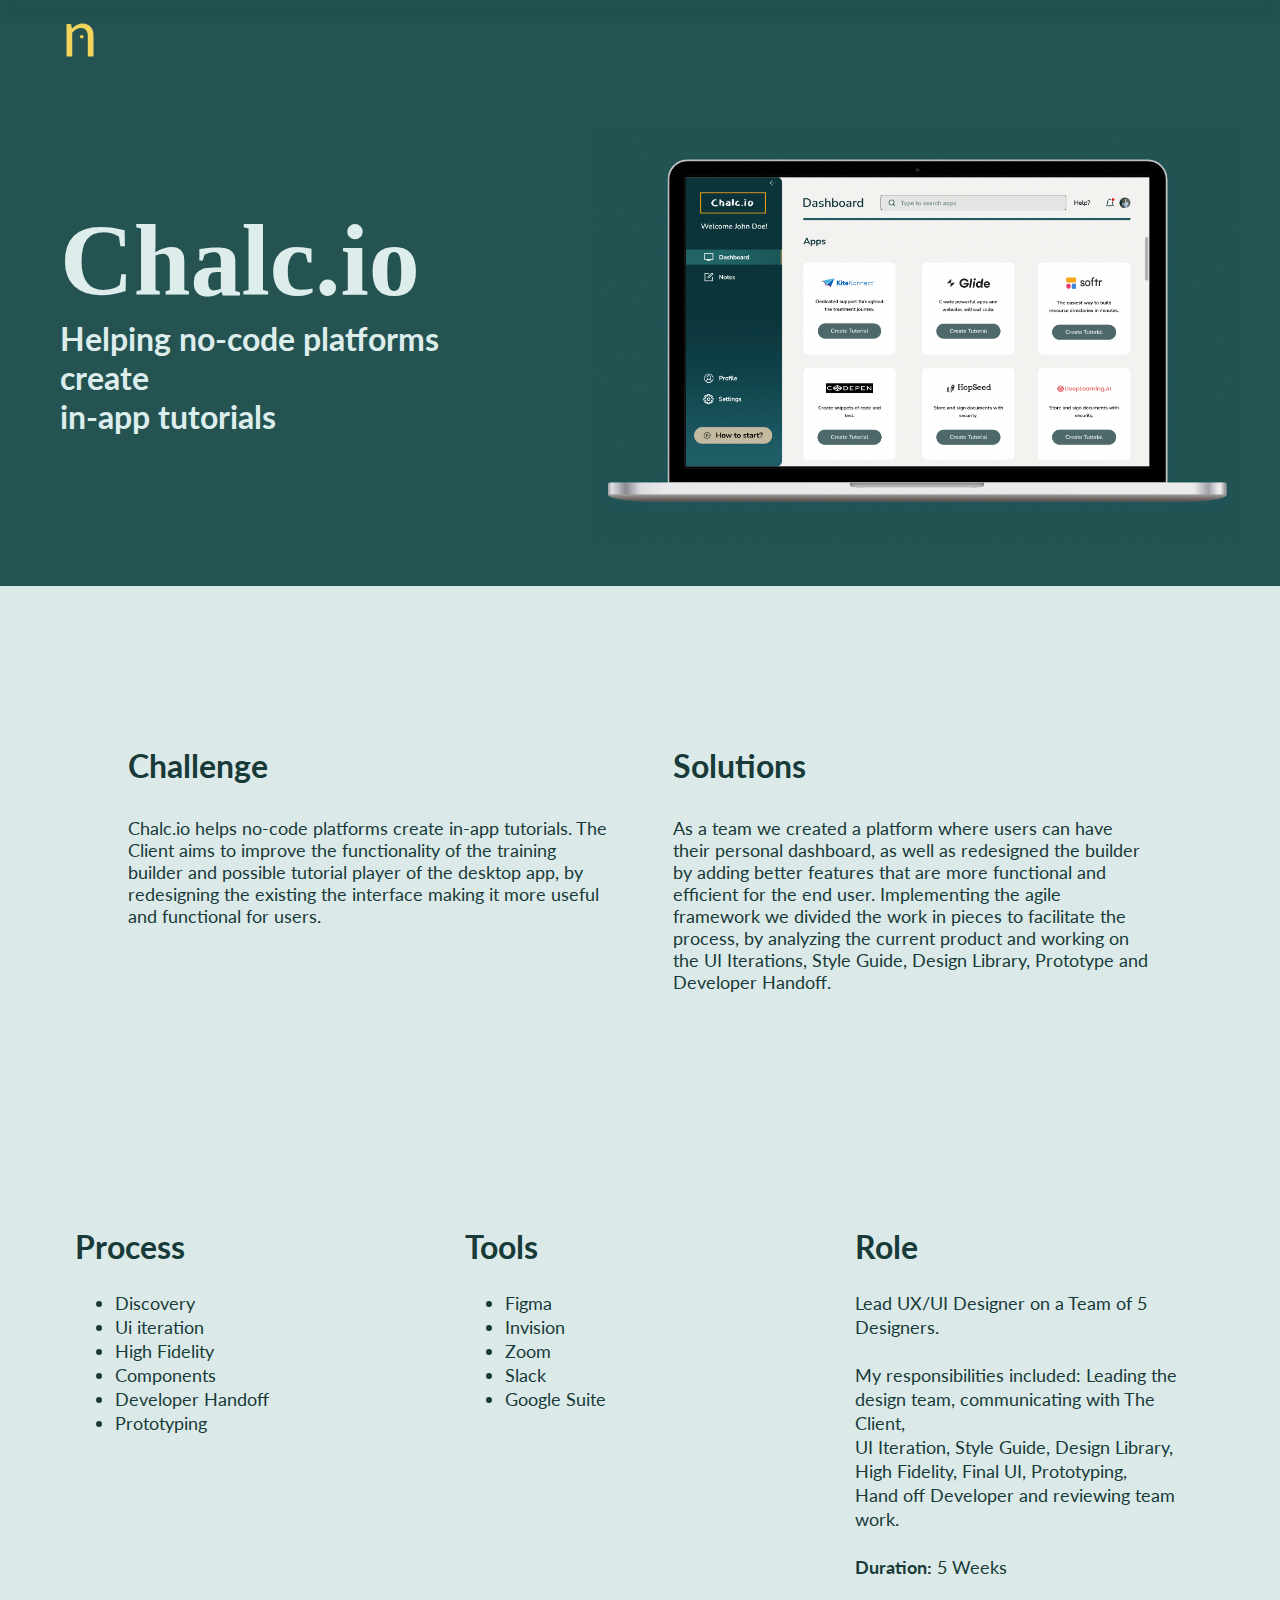
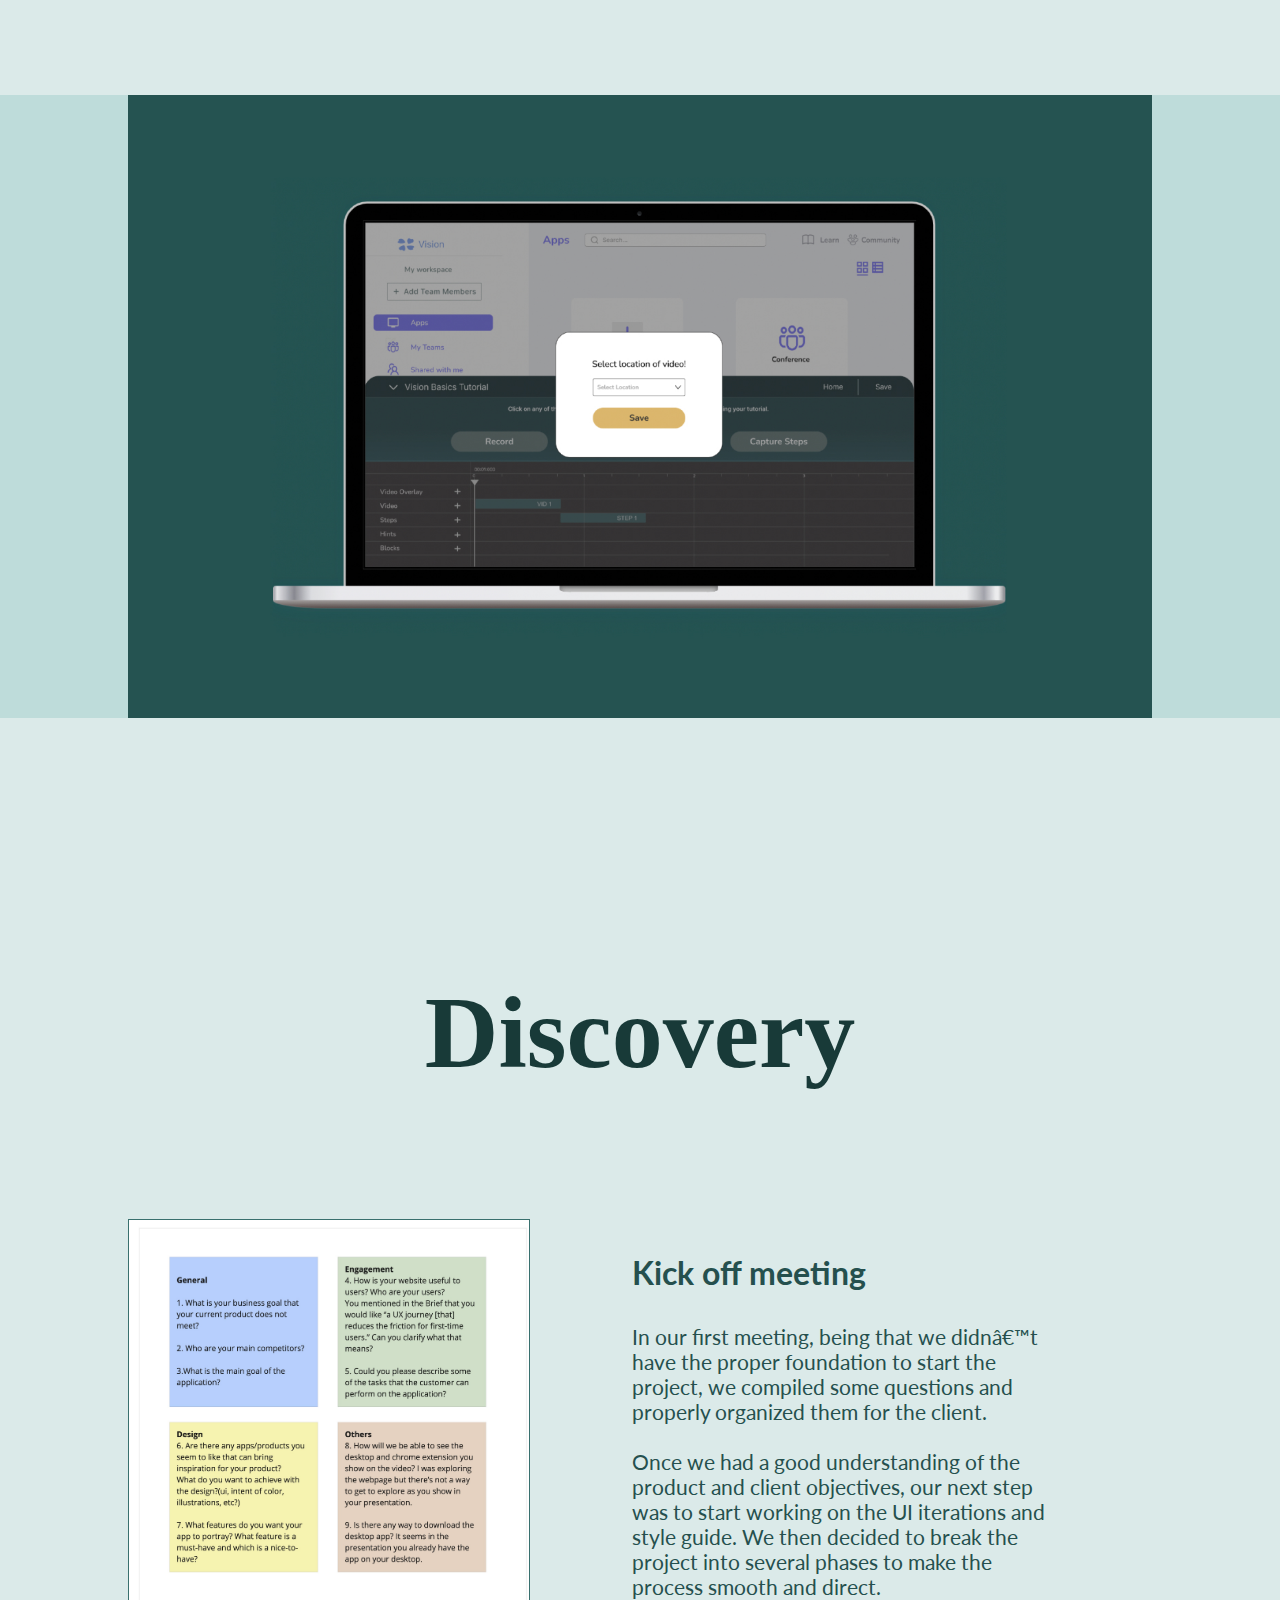
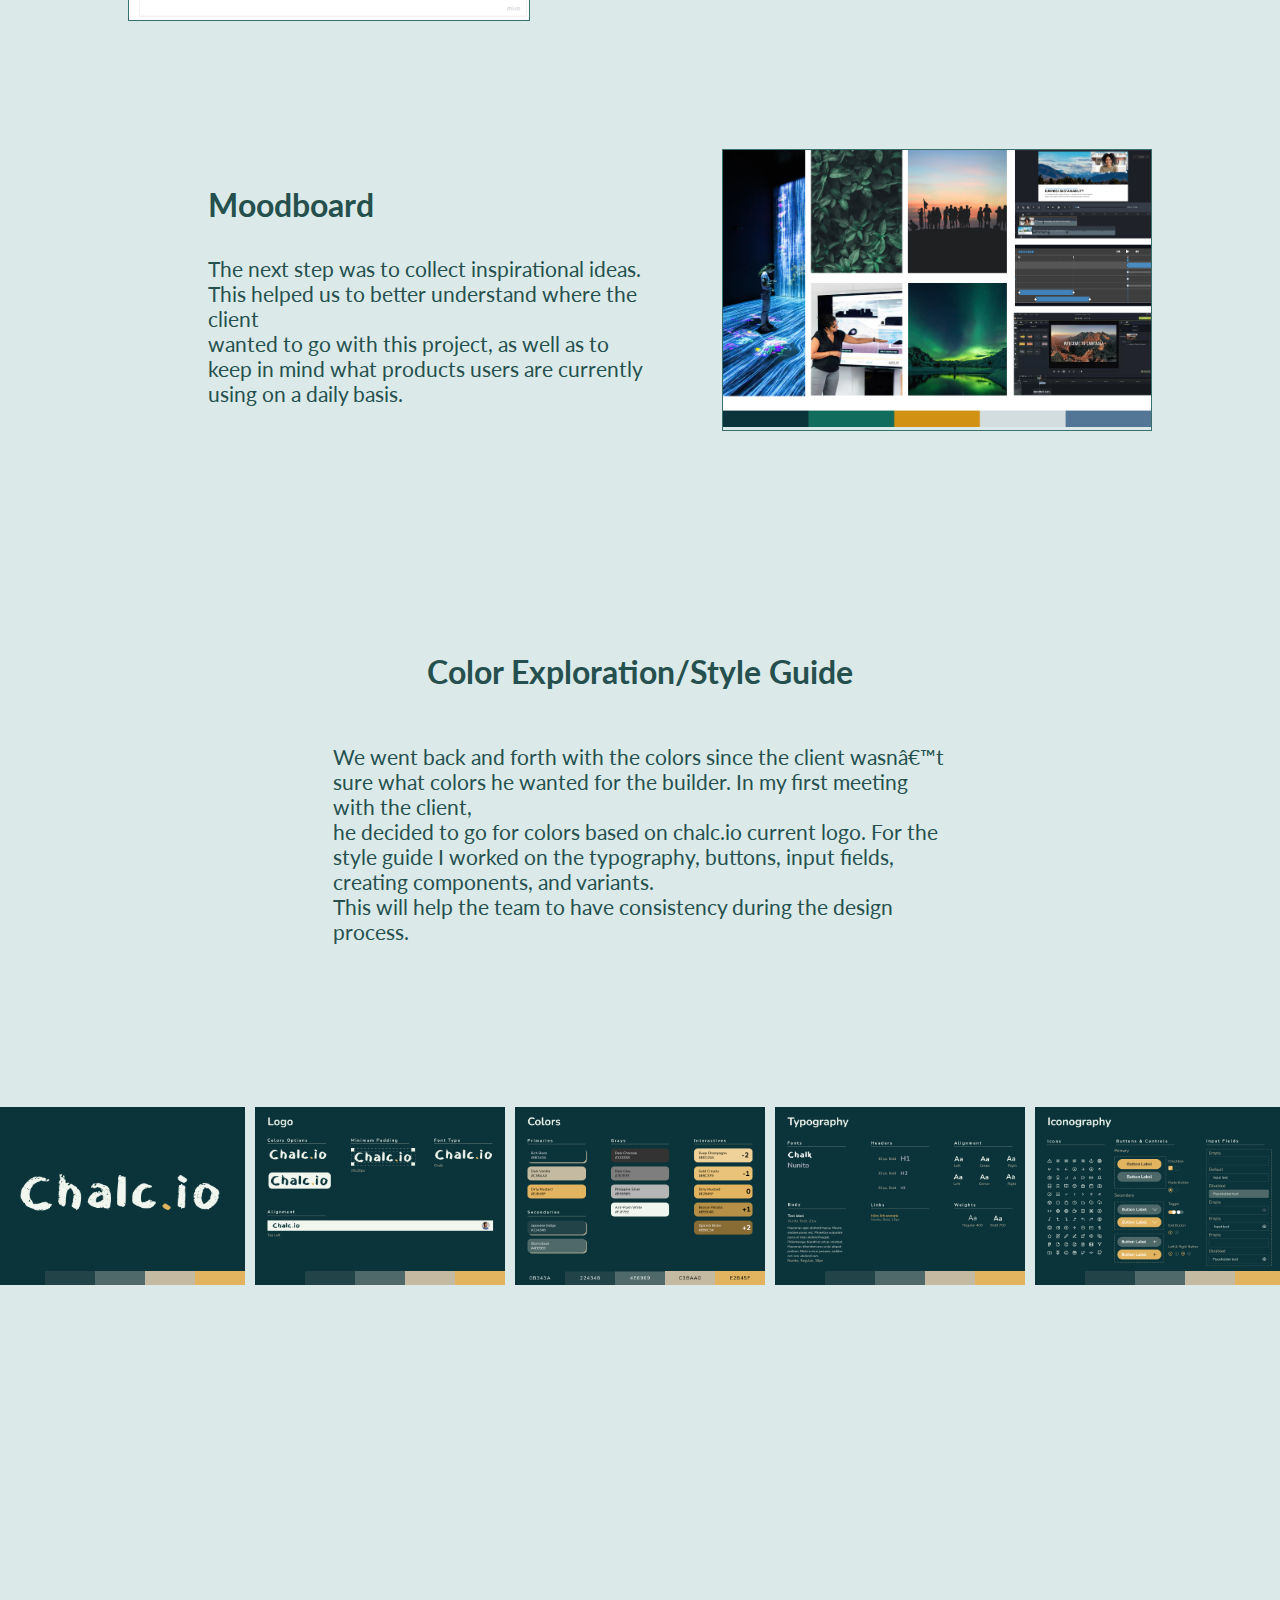
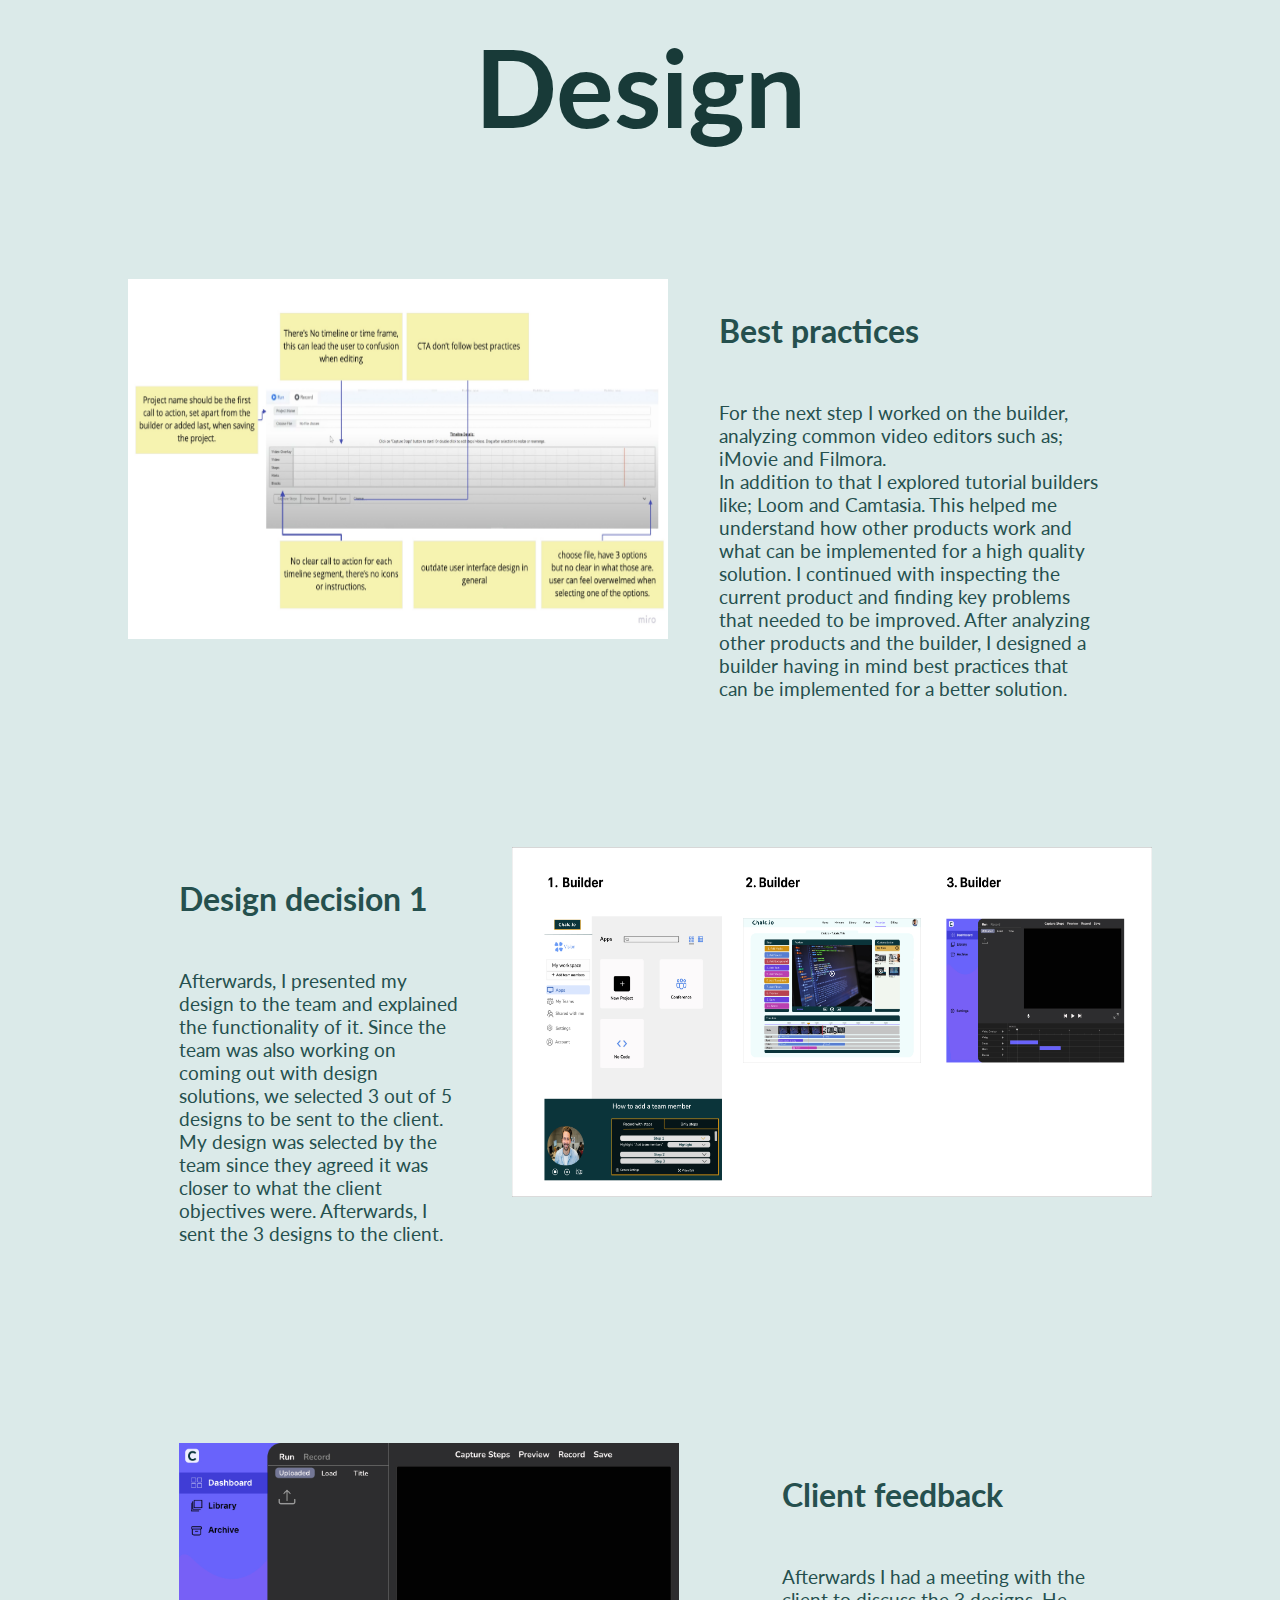
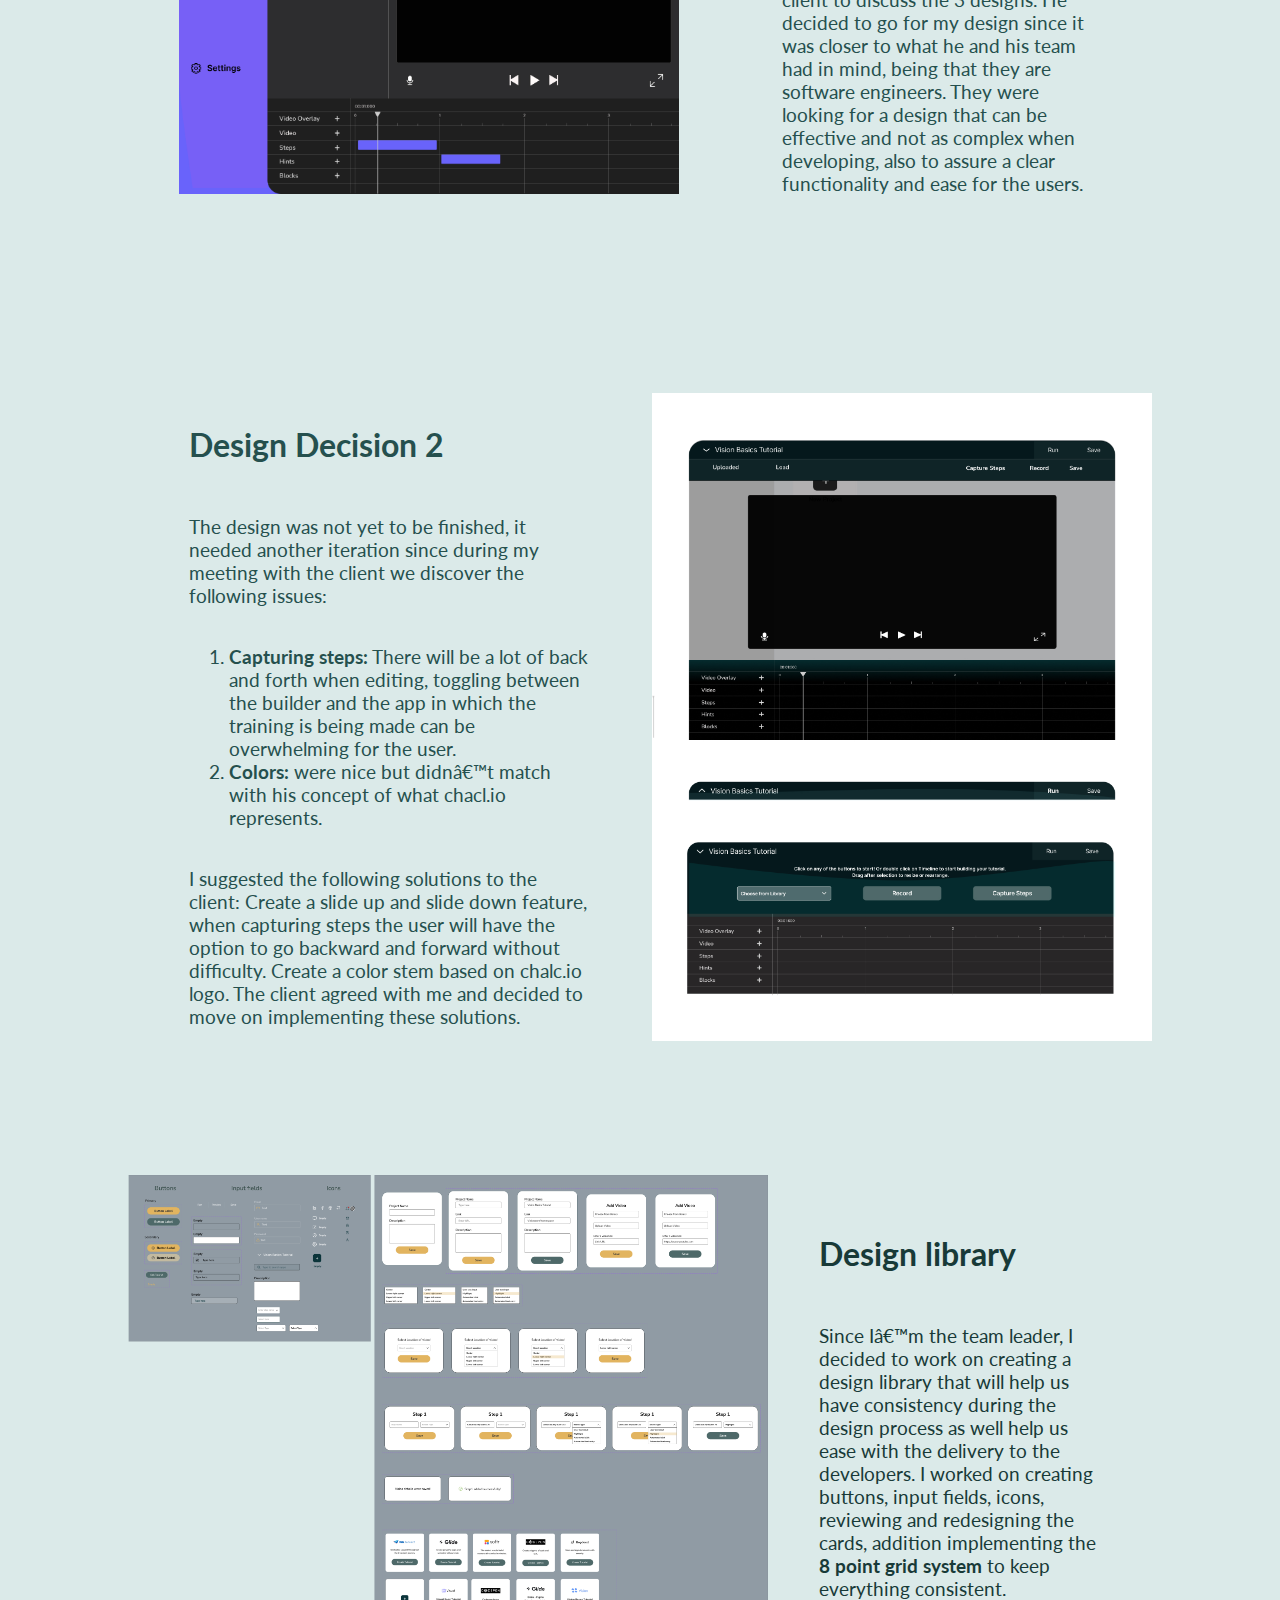
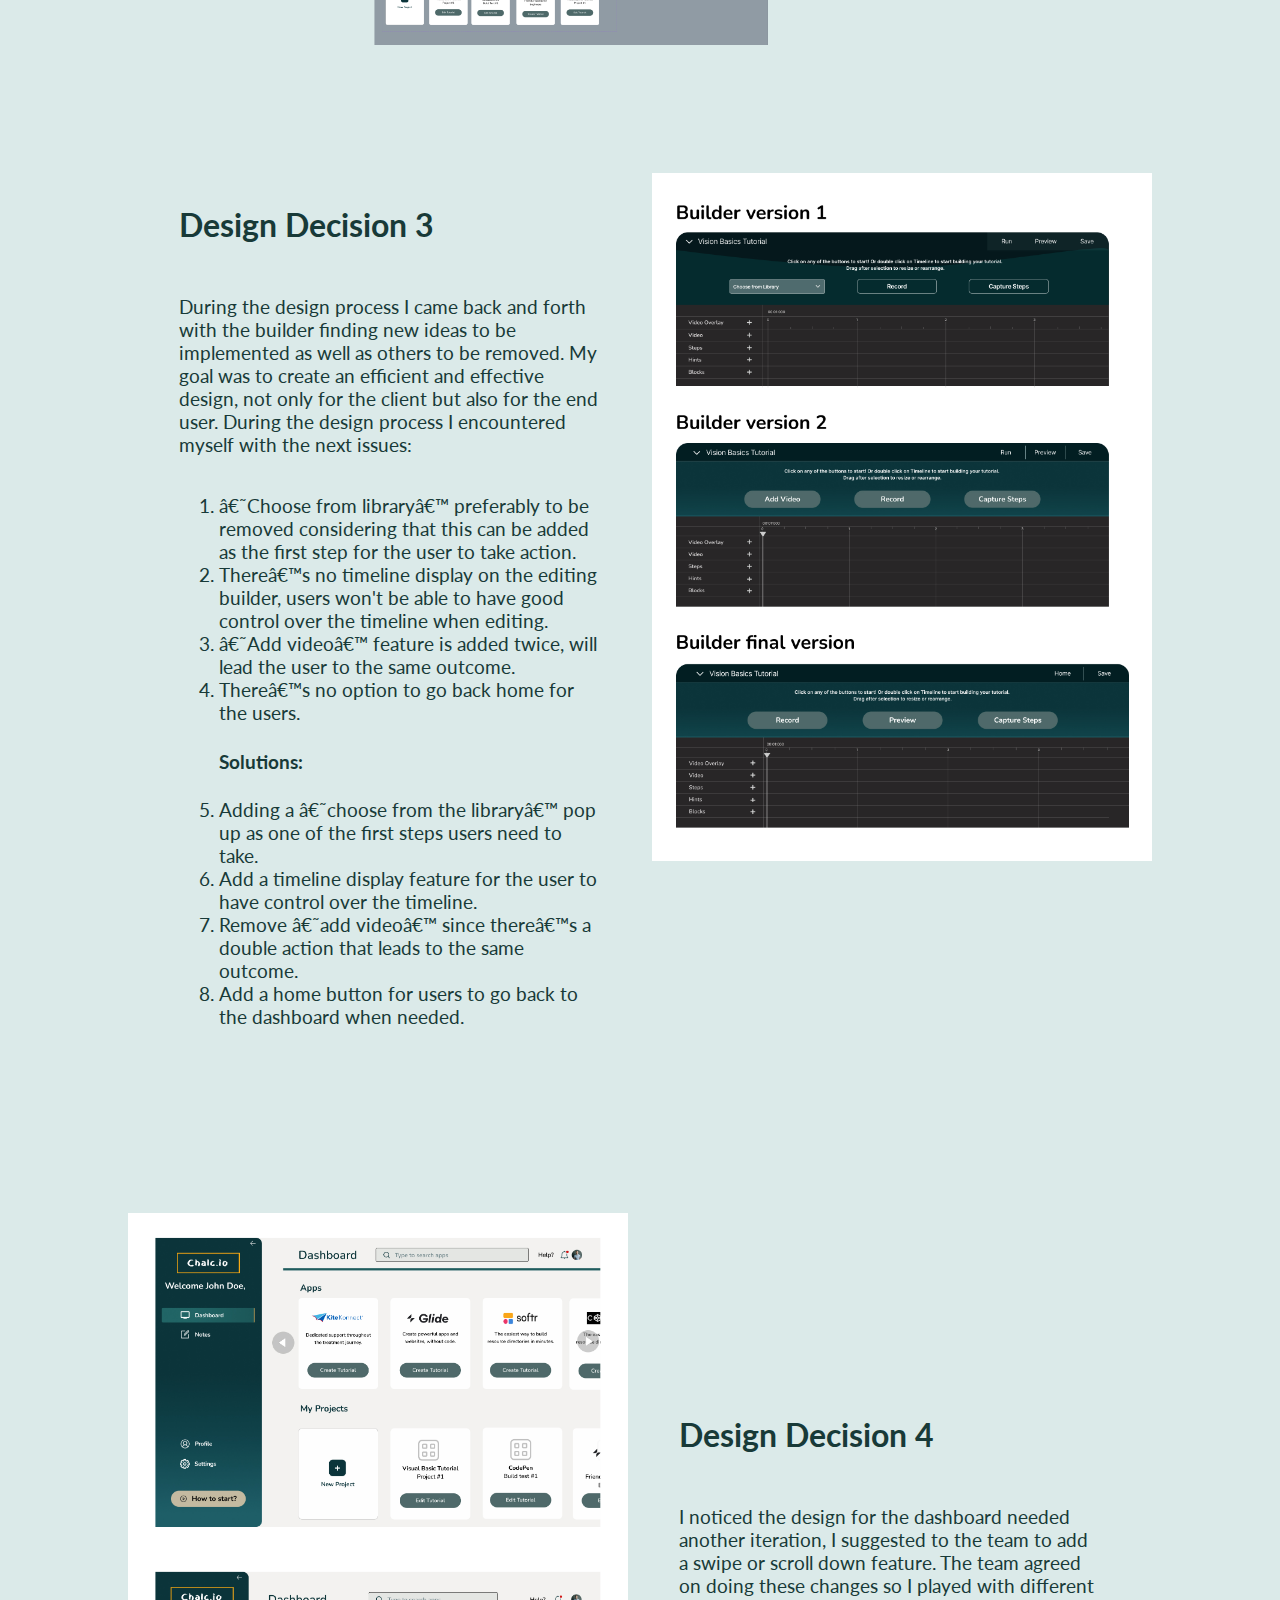
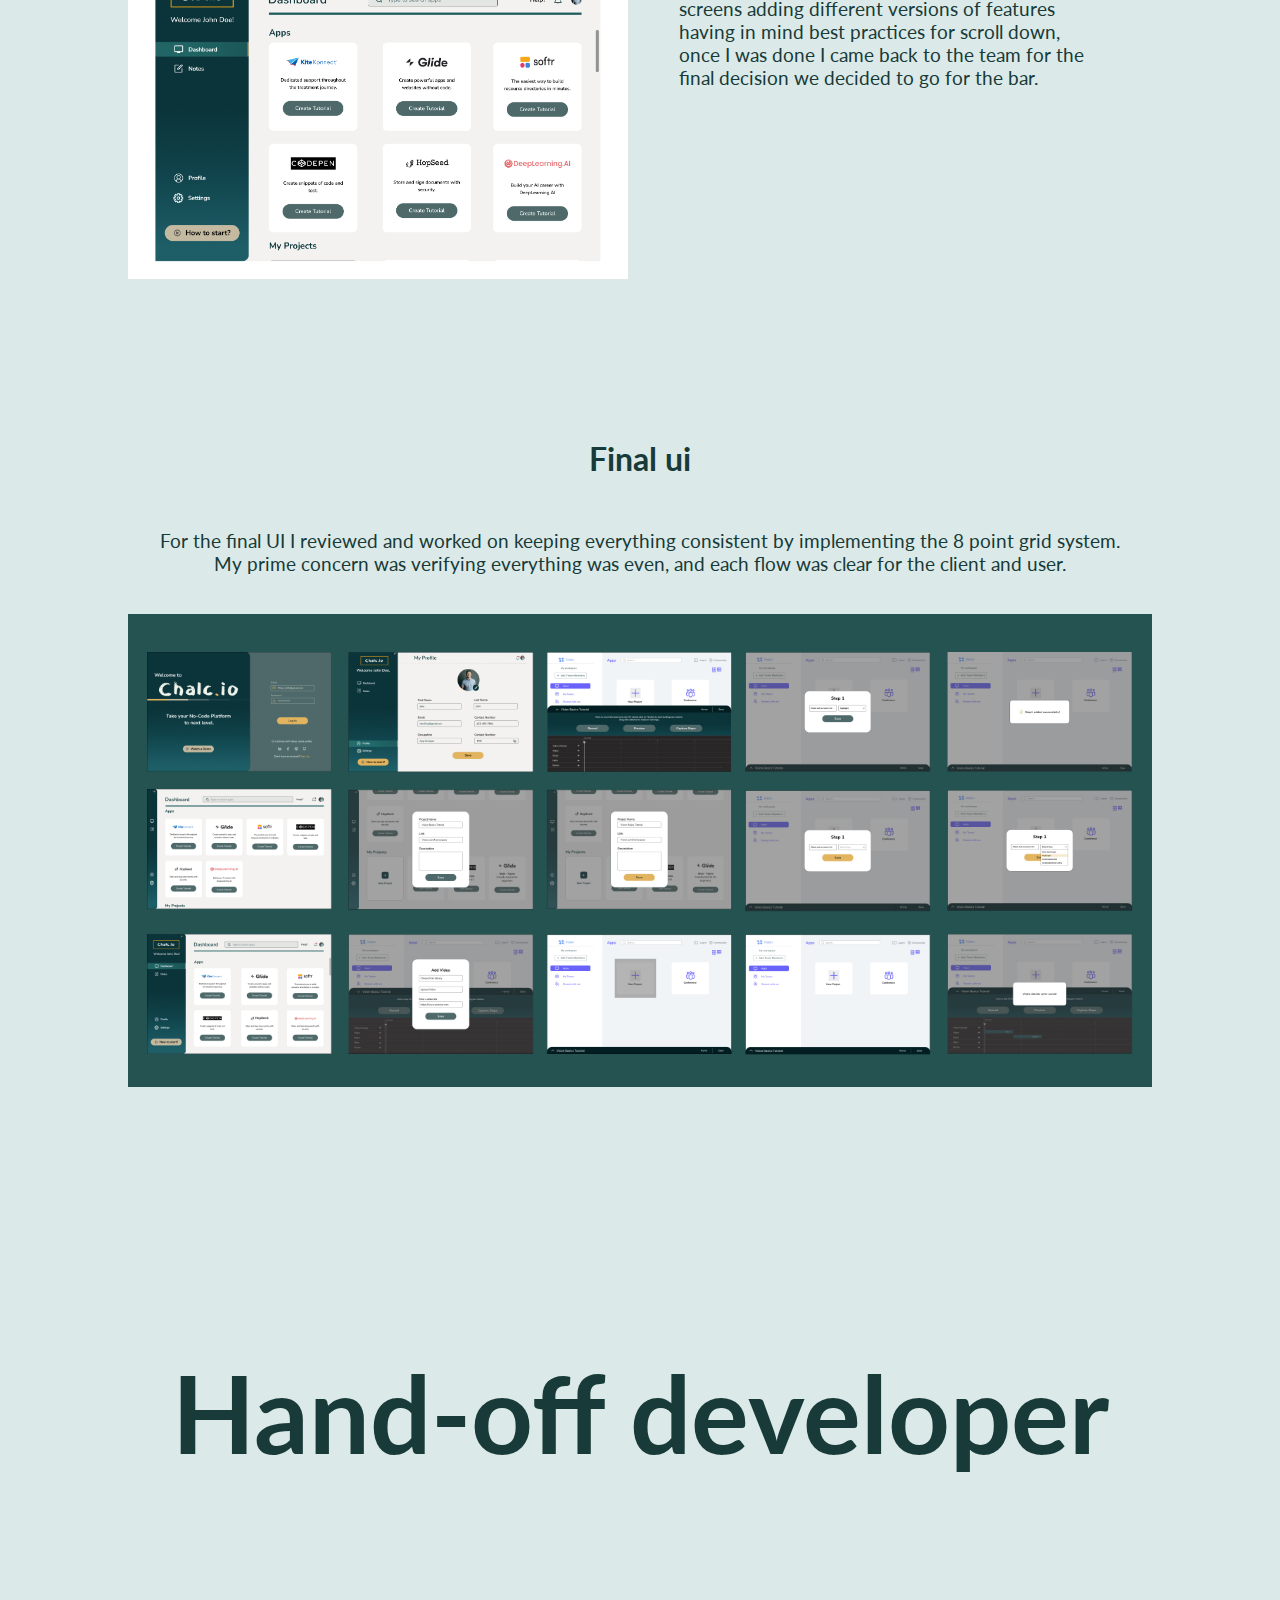
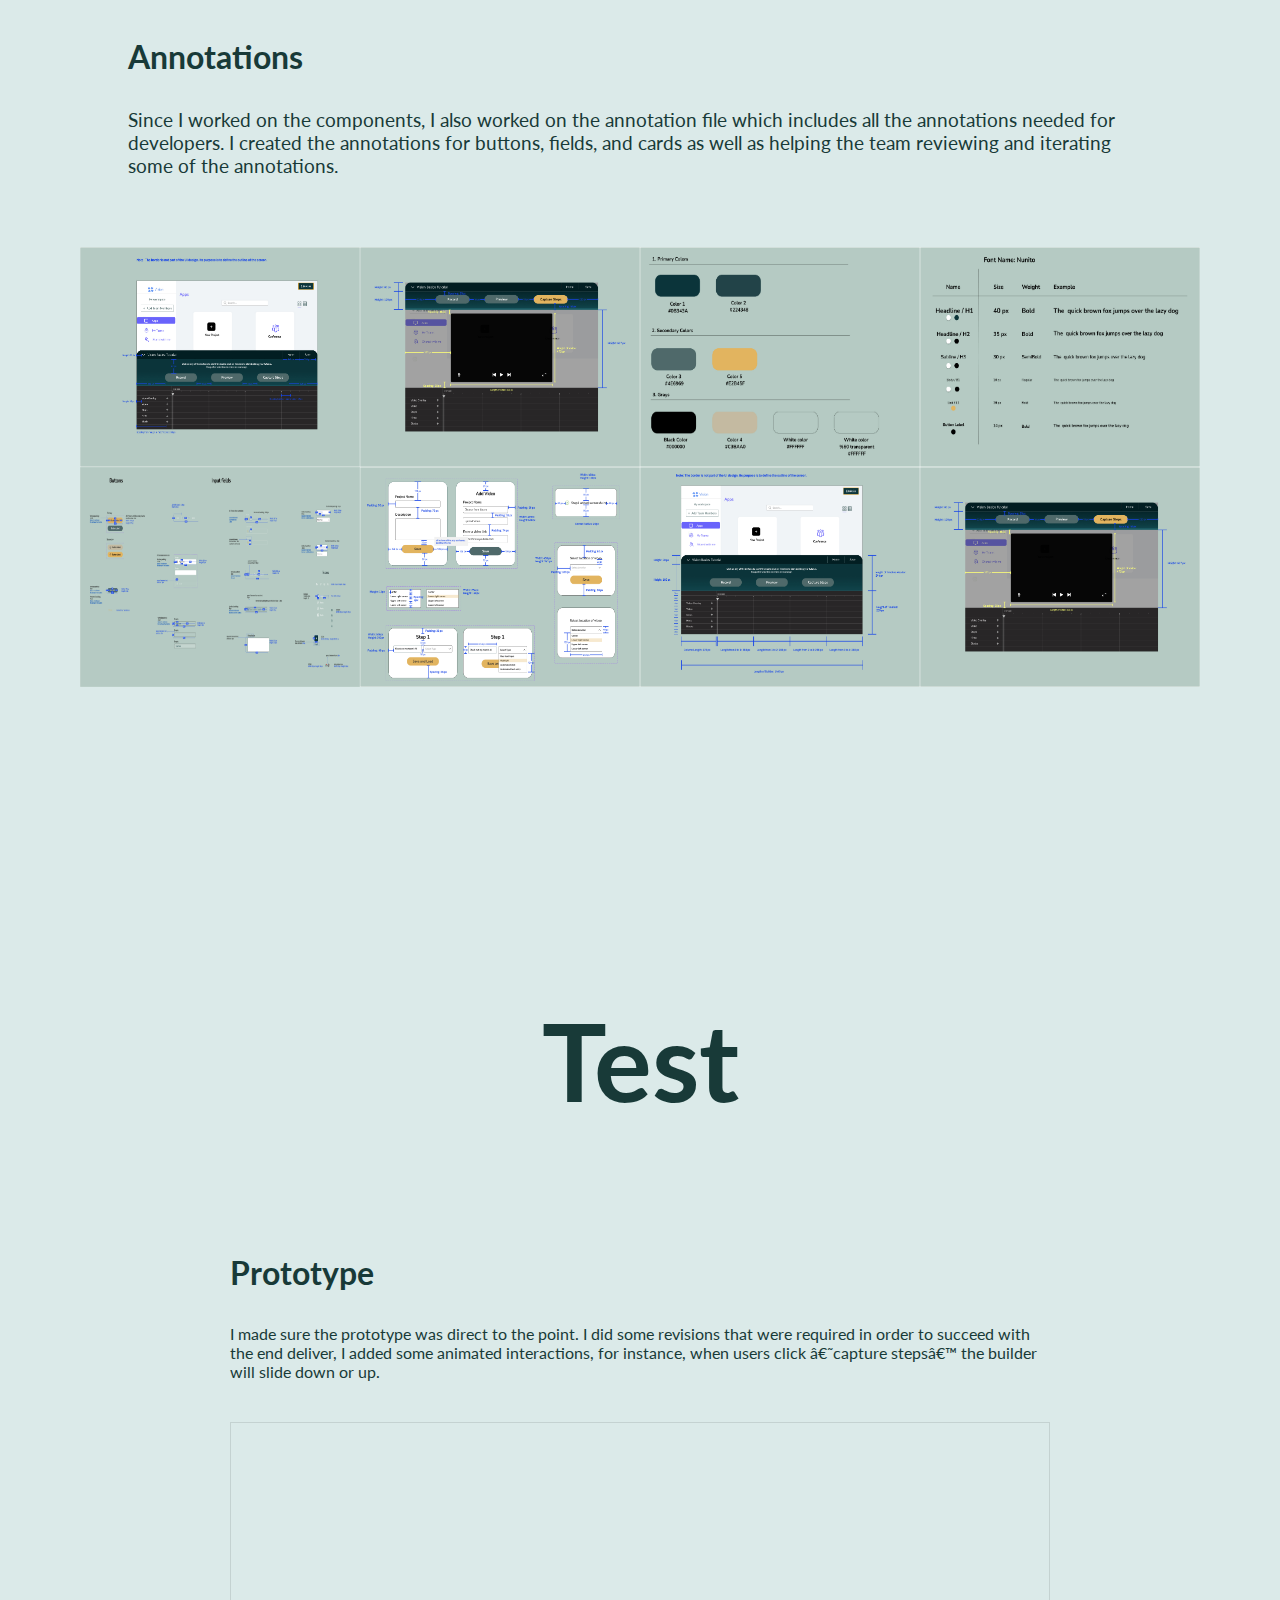
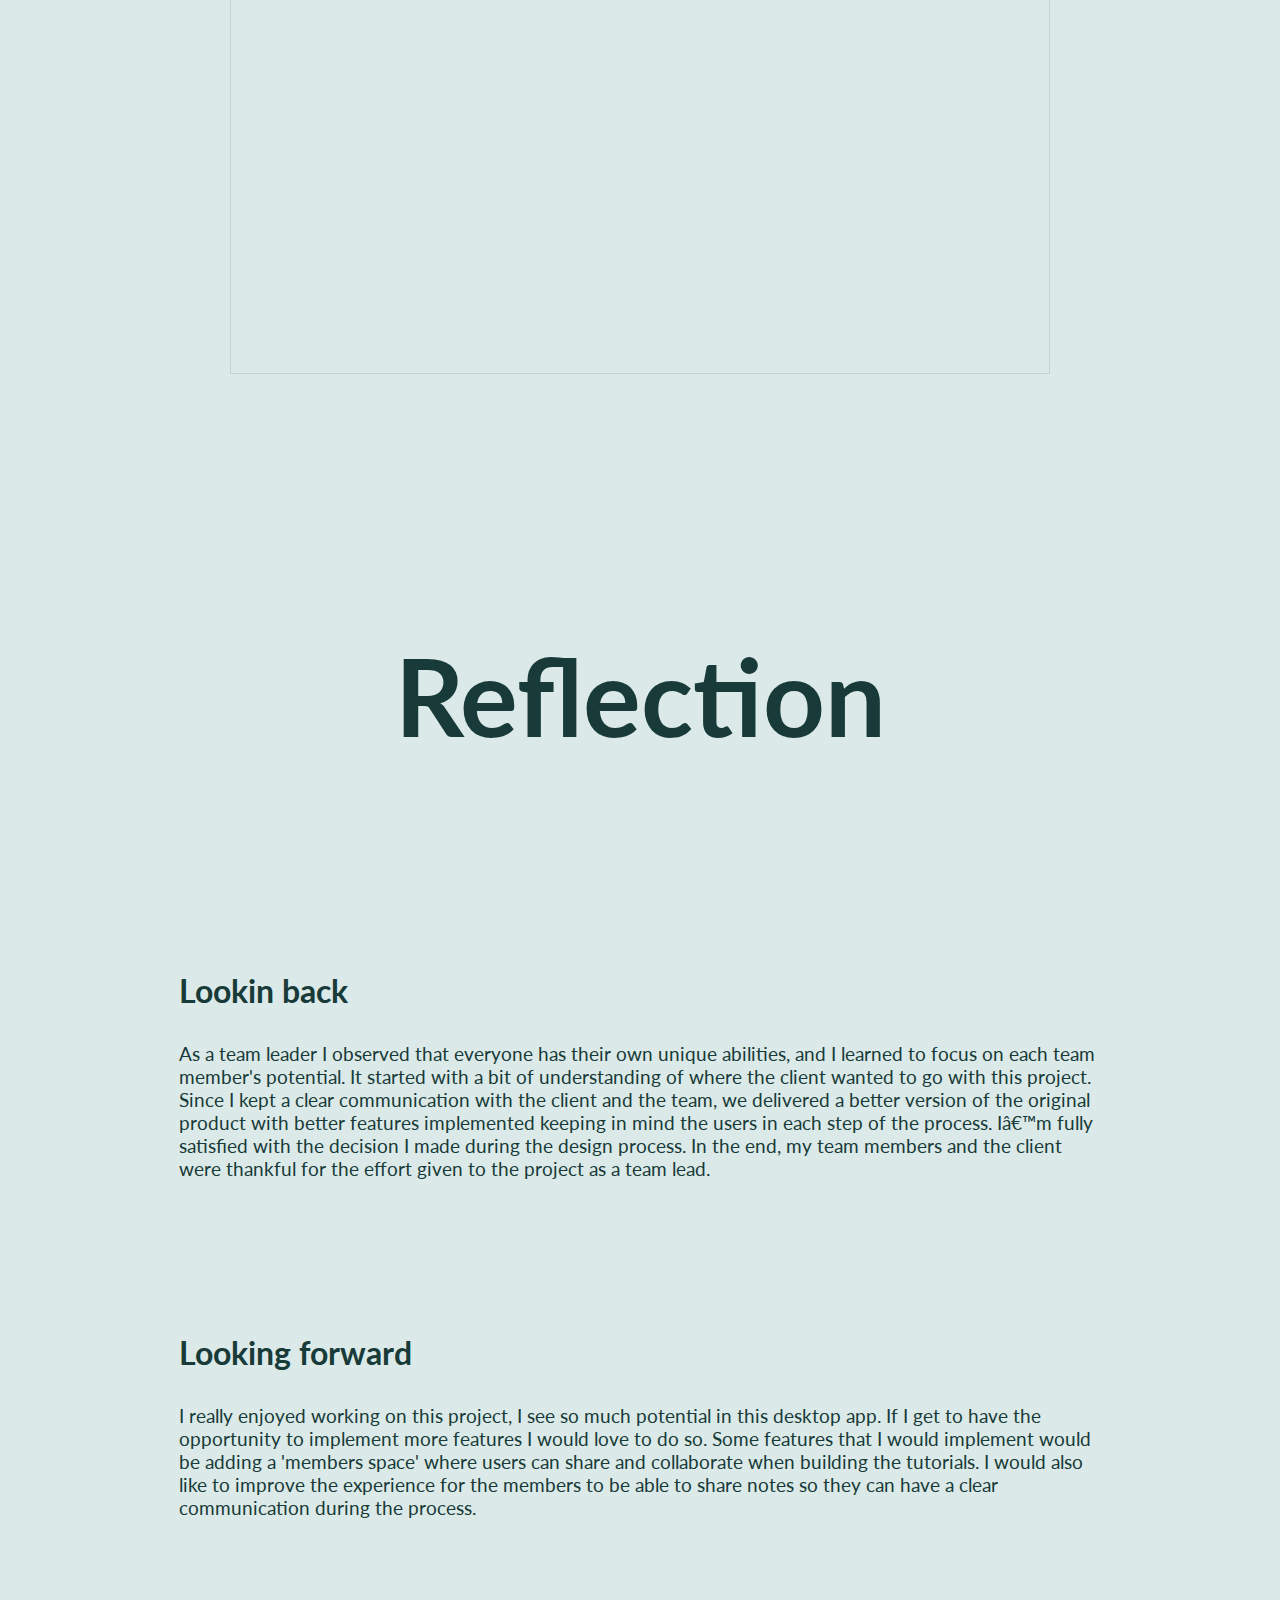
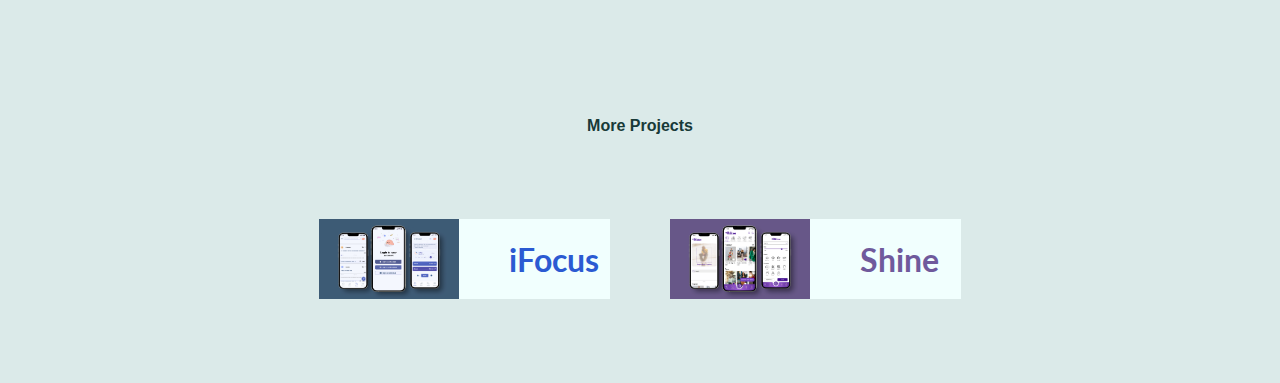
<file: chalc.html>
<!DOCTYPE html>
<html>

<head>
  <meta charset="utf-08">
  <meta name="viewport" content="width=divice-width, initial-scale-1.0">
  <title>Chalc.io</title>
  <link rel="stylesheet" href="css/chalc.css">
  <link rel="preconnect" href="https://fonts.googleapis.com">
  <link rel="preconnect" href="https://fonts.gstatic.com" crossorigin>
  <link href="https://fonts.googleapis.com/css2?family=Lato&family=Open+Sans:wght@300&display=swap" rel="stylesheet">
</head>

<body>

  <!--Navbar section-->

  <nav class="nav-item"> <a href="index.html"> <img class="mylogo" src="images/myn.svg" alt="logo"> </a>
    <div class="boxshadow">
    </div>
  </nav>


  <section>

    <section class="capsule1">
      <div class="intro">
        <h1>Chalc.io</h1>
        <h3 class="description1">Helping no-code platforms create <br> in-app tutorials</h3>
      </div>
      <div>
        <img class="presentation" src="images/Chalcio/home.png" alt="Chalc.io image">
      </div>
    </section>

    <section class="capsule2">
      <div class="textarea">
        <h3>Challenge</h3>
        <p>Chalc.io helps no-code platforms create in-app tutorials. The Client aims to improve the functionality of the
          training builder and possible tutorial player of the desktop app,
          by redesigning the existing the interface making it more useful and functional for users.</p>
      </div>

      <div class="textarea">
        <h3>Solutions</h3>
        <p>As a team we created a platform where users can have their personal dashboard, as well as redesigned the
          builder by adding better features that are more functional and efficient for the end user.
          Implementing the agile framework we divided the work in pieces to facilitate the process, by analyzing the
          current product and working on the UI Iterations,
          Style Guide, Design Library, Prototype and Developer Handoff.</p>
      </div>
    </section>

    <section class="capsule3">
      <div class="textarea2">
        <h3> Process</h3>
        <ul>
          <li>Discovery</li>
          <li> Ui iteration</li>
          <li> High Fidelity</li>
          <li> Components</li>
          <li>Developer Handoff</li>
          <li> Prototyping</li>
        </ul>
      </div>

      <div class="textarea2">
        <h3> Tools</h3>
        <ul>
          <li>Figma</li>
          <li> Invision</li>
          <li> Zoom</li>
          <li> Slack</li>
          <li> Google Suite</li>
        </ul>
      </div>

      <div class="textarea2">
        <h3> Role</h3>
        <p> Lead UX/UI Designer on a Team of 5 Designers.<br> <br>
          My responsibilities included: Leading the design team, communicating with The Client,<br> UI Iteration, Style
          Guide,
          Design Library, High Fidelity, Final UI, Prototyping,<br> Hand off Developer and reviewing team work.
          <br><br>
          <strong>Duration:</strong>
          5 Weeks
        </p>

      </div>
    </section>



    <!-------------------Slide image animation----------------------->
    <section class="capsule4">
      <div class="container">
        <div class="slider">
          <img src="images/Chalcio/cimg1.jpg" alt="Chalc project">
          <img src="images/Chalcio/cimg2.jpg" alt="Chalc project">
          <img src="images/Chalcio/cimg3.jpg" alt="Chalc project">
          <img src="images/Chalcio/cimg4.jpg" alt="Chalc project">
        </div>
      </div>
    </section>



    <div class="phase1">
      <h1>Discovery</h1>
    </div>


    <section class="capsule5">
      <div> <img class="img-2" src="images/Chalcio/clientinfo.jpeg" alt="">
      </div>

      <div class="textarea3">
        <h3>Kick off meeting</h3>
        <p>In our first meeting, being that we didn’t have the proper foundation to start the project,
          we compiled some questions and properly organized them for the client.
          <br><br>Once we had a good understanding of the product and client objectives,
          our next step was to start working on the UI iterations and style guide.
          We then decided to break the project into several phases to make the process smooth and direct.
        </p>
      </div>
    </section>

    <!--------------------------------------------------------------------------------------->

    <section class="capsule6">
      <div class="moodboard"> <img src="images/Chalcio/moodboard.jpeg" alt=" Moodboard">
      </div>

      <div class="textarea4">
        <h3>Moodboard</h3>
        <p>The next step was to collect inspirational ideas. This helped us to better understand
          where the client <br>wanted to go with this project,
          as well as to keep in mind what products users are currently using on a daily basis.</p>
      </div>

    </section>


    <section class="capsule7">
      <div class="textarea5">
        <h3>Color Exploration/Style Guide</h3>
        <p>We went back and forth with the colors since the client wasn’t sure what colors he wanted for the builder. In
          my first meeting with the client,
          <br>he decided to go for colors based on chalc.io current logo.
          For the style guide I worked on the typography, buttons, input fields, creating components, and variants.
          <br>This will help the team to have consistency during the design process.
        </p>
      </div>

      <div class="img-3">
        <img class="styleguide-Chalc" src="images/styleguide-Chalc/Cover.jpg" alt="">
        <img class="styleguide-Chalc" src="images/styleguide-Chalc/Logo.jpg" alt="">
        <img class="styleguide-Chalc" src="images/styleguide-Chalc/Colors.jpg" alt="">
        <img class="styleguide-Chalc" src="images/styleguide-Chalc/Fonts.jpg" alt="">
        <img class="styleguide-Chalc" src="images/styleguide-Chalc/Icons.jpg" alt="">
      </div>
    </section>

    <!----------------------------------------------------------------->
    <div class="phase2">
      <h2>Design</h2>
    </div>

    <section class="capsule8">
      <img class="builder1" src="images/Chalcio/initialbuilder.jpeg" alt="old design">

      <div class="textarea6">
        <h3>Best practices</h3>
        <p>
          For the next step I worked on the builder, analyzing common video editors such as; iMovie and Filmora. <br>
          In addition to that I explored tutorial builders like; Loom and Camtasia. This helped me understand how
          other products work and what can be implemented for a high quality solution. I continued with inspecting the
          current product and finding
          key problems that needed to be improved.
          After analyzing other products and the builder, I designed a builder having in mind best practices that can be
          implemented for a better solution.
        </p>
      </div>
    </section>

    <!------------------------------------------------------->

    <section class="capsule9">
      <img class="builder2" src="images/Chalcio/design1.jpeg" alt="">

      <div class="textarea7">
        <h3>Design decision 1</h3>
        <p>Afterwards, I presented my design to the team and explained the functionality of it. Since the team was also
          working on coming
          out with design solutions, we selected 3 out of 5 designs to be sent to the client. My design was selected by
          the team since
          they agreed it was closer to what the client objectives were. Afterwards,
          I sent the 3 designs to the client.
        </p>
      </div>
    </section>


    <section class="capsule10">
      <img class="builder3" src="images/Chalcio/design2.jpeg" alt="Design phase 2">

      <div class="textarea8">
        <h3>Client feedback</h3>
        <p>Afterwards I had a meeting with the client to discuss the 3 designs. He decided to go for my design since it
          was closer
          to what he and his team had in mind, being that they are software engineers. They were looking for a design
          that can be effective
          and not as complex when developing, also to assure a clear functionality and ease for the users.
        </p>
      </div>

    </section>


    <section class="capsule11">
      <img class="builder4" src="images/Chalcio/design3.jpeg">
      <div class="textarea9">

        <h3>
          Design Decision 2
        </h3>
        <p>The design was not yet to be finished, it needed another iteration since during my meeting
          with the client we discover the following issues:
        </p>

        <ol>
          <li><strong>Capturing steps:</strong> There will be a lot of back and forth when editing, toggling between the
            builder and the app in which the training is being made can be overwhelming for the user.</li>
          <li><strong>Colors: </strong>were nice but didn’t match with his concept of what chacl.io represents.</li>
        </ol>
        <p>
          I suggested the following solutions to the client:
          Create a slide up and slide down feature, when capturing steps the user will have the option to go backward
          and forward without difficulty.
          Create a color stem based on chalc.io logo.
          The client agreed with me and decided to move on implementing these solutions.
        </p>
      </div>
    </section>


    <section class="capsule12">
      <img class="library1" src="images/Chalcio/library.png" alt="library">
      <div class="textarea10">
        <h3>Design library</h3>
        <p>
          Since I’m the team leader, I decided to work on creating a design library that will help us have consistency
          during the design process as well help us ease with
          the delivery to the developers. I worked on creating buttons, input fields, icons, reviewing and redesigning
          the cards, addition implementing
          the <strong>8 point grid system </strong> to keep everything consistent.
        </p>
      </div>
    </section>

    <section class="capsule13">
      <img class="builder5" src="images/Chalcio/v-builder.jpeg">
      <div class="textarea11">
        <h3>Design Decision 3</h3>
        <p>
          During the design process I came back and forth with the builder finding new ideas to be implemented as well
          as others to be removed.
          My goal was to create an efficient and effective design, not only for the client but also for the end user.
          During the design process I encountered myself with the next issues:

        <ol>
          <li>
            ‘Choose from library’ preferably to be removed considering that this can be added as the first step for the
            user to take action.
          </li>
          <li>
            There’s no timeline display on the editing builder, users won't be able to have good control over the
            timeline when editing.
          </li>
          <li>
            ‘Add video’ feature is added twice, will lead the user to the same outcome.
          </li>
          <li>
            There’s no option to go back home for the users.
          </li>

          <h4>
            Solutions:
          </h4>
          <li>Adding a ‘choose from the library’
            pop up as one of the first steps users need to take.
          </li>
          <li>
            Add a timeline display feature
            for the user to have control over the timeline.
          </li>
          <li>
            Remove ‘add video’ since there’s
            a double action that leads to the same outcome.
          </li>
          <li>
            Add a home button for users to go back to the dashboard when needed.
          </li>
        </ol>
        </p>
      </div>
    </section>


    <!------------------------------------------------------------------------------------>
    <section class="capsule14">
      <img class="builder6" src="images/Chalcio/design4.jpeg" alt="Builder versions">

      <div class="textarea12">
        <h3>Design Decision 4</h3>
        <p>I noticed the design for the dashboard needed another iteration, I suggested to the team to add a swipe or
          scroll down feature. The team agreed on doing these changes so
          I played with different screens adding different versions of features having in mind
          best practices for scroll down, once I was done I came back to the team for the final decision we decided to
          go for the bar.
        </p>
      </div>
    </section>


    <section class="capsule15">
      <div class="textarea13">
        <h3>Final ui</h3>
        <p>For the final UI I reviewed and worked on keeping everything consistent by implementing the 8 point grid
          system.
          <br>My prime concern was verifying everything was even, and each flow was clear for the client and user.
        </p>
      </div>
      <img class="finalui" src="images/Chalcio/finalui.jpg" alt="final ui">
    </section>


    <div class="phase3">
      <h2>Hand-off developer</h2>
    </div>


    <section class="capsule16">
      <div class="textarea14">
        <h3>Annotations</h3>
        <p>Since I worked on the components, I also worked on the annotation file which includes all the annotations
          needed for developers. I created the annotations for buttons, fields, and cards as
          well as helping the team reviewing and iterating some of the annotations.
        </p>
      </div>
      <div class="subcontainer">
        <div class="handoff1">
          <img class="dev-img" src="images/Chalcio/hand-off/dev1.jpeg" alt="">
          <img class="dev-img" src="images/Chalcio/hand-off/dev2.jpeg" alt="">
          <img class="dev-img" src="images/Chalcio/hand-off/dev3.jpeg" alt="">
          <img class="dev-img" src="images/Chalcio/hand-off/dev4.jpeg" alt="">
        </div>

        <div class="handoff2">
          <img class="dev-img" src="images/Chalcio/hand-off/dev5.jpeg" alt="">
          <img class="dev-img" src="images/Chalcio/hand-off/dev6.jpeg" alt="">
          <img class="dev-img" src="images/Chalcio/hand-off/dev7.jpeg" alt="">
          <img class="dev-img" src="images/Chalcio/hand-off/dev8.jpeg" alt="">
        </div>
      </div>
    </section>

    <div class="phase4">
      <h2>Test</h2>
    </div>


    <section class="capsule17">
      <div class="textarea15">

        <h3>Prototype</h3>
        <p>I made sure the prototype was direct to the point. I did some revisions that were required in order to
          succeed with the end deliver, I added some animated interactions, for instance,
          when users click ‘capture steps’ the builder will slide down or up.</p>

        <div class="proto">
          <iframe style="border: 1px solid rgba(0, 0, 0, 0.1);" width="950" height="550"
            src="https://www.figma.com/embed?embed_host=share&url=https%3A%2F%2Fwww.figma.com%2Fproto%2FGvgScqrtHMKc1iNoDTtkjh%2F%255BChalc.io%255D---Working-Document%3Fpage-id%3D1720%253A21922%26node-id%3D1720%253A22096%26viewport%3D2607%252C749%252C0.1%26scaling%3Dscale-down%26starting-point-node-id%3D1720%253A22096"
            allowfullscreen></iframe>
        </div>
      </div>
    </section>


    <section class="phase5">
      <h2>Reflection</h2>
    </section>


    <section class="capsule18">
      <div class="note">
        <h3>Lookin back</h3>
        <p>
          As a team leader I observed that everyone has their own unique abilities, and I learned to focus on each team
          member's potential. It started with a bit of understanding of where the client wanted to go with this project.
          Since I kept a clear communication
          with the client and the team, we delivered a better version of the original product with better features
          implemented keeping in mind the users in each step of the process.
          I’m fully satisfied with the decision I made during the design process. In the end, my team members and the
          client were thankful for the effort given to the project as a team lead.
        </p>
      </div>
      <div class="note">
        <h3>Looking forward</h3>
        <p>
          I really enjoyed working on this project, I see so much potential in this desktop app. If I get to have the
          opportunity to implement more features I would love to do so.
          Some features that I would implement would be adding a 'members space' where users can share and collaborate
          when building the tutorials.
          I would also like to improve the experience for the members to be able to share notes so they can have a clear
          communication during the process.
        </p>
      </div>
    </section>

  </section>

  <!--More projects section-->
  <footer>
    <h4 class="more"><strong>More Projects</strong></h4>
    <div class="end-section">
      <div class="more-projects">
        <a href="https://neryca.com/ifocus.html"><img class="ifocus" src="images/ifocus.jpg" alt=""></a>
        <div class="project1">
          <h3>iFocus</h3>
        </div>
      </div>

      <div class="shine-container">

        <a href="https://neryca.com/Shine.html"><img class="shine" src="images/shine.jpg" alt=""></a>
        <div class="project2">
          <h3>Shine</h3>
        </div>
      </div>
    </div>
  </footer>

</body>




</html>
</file>
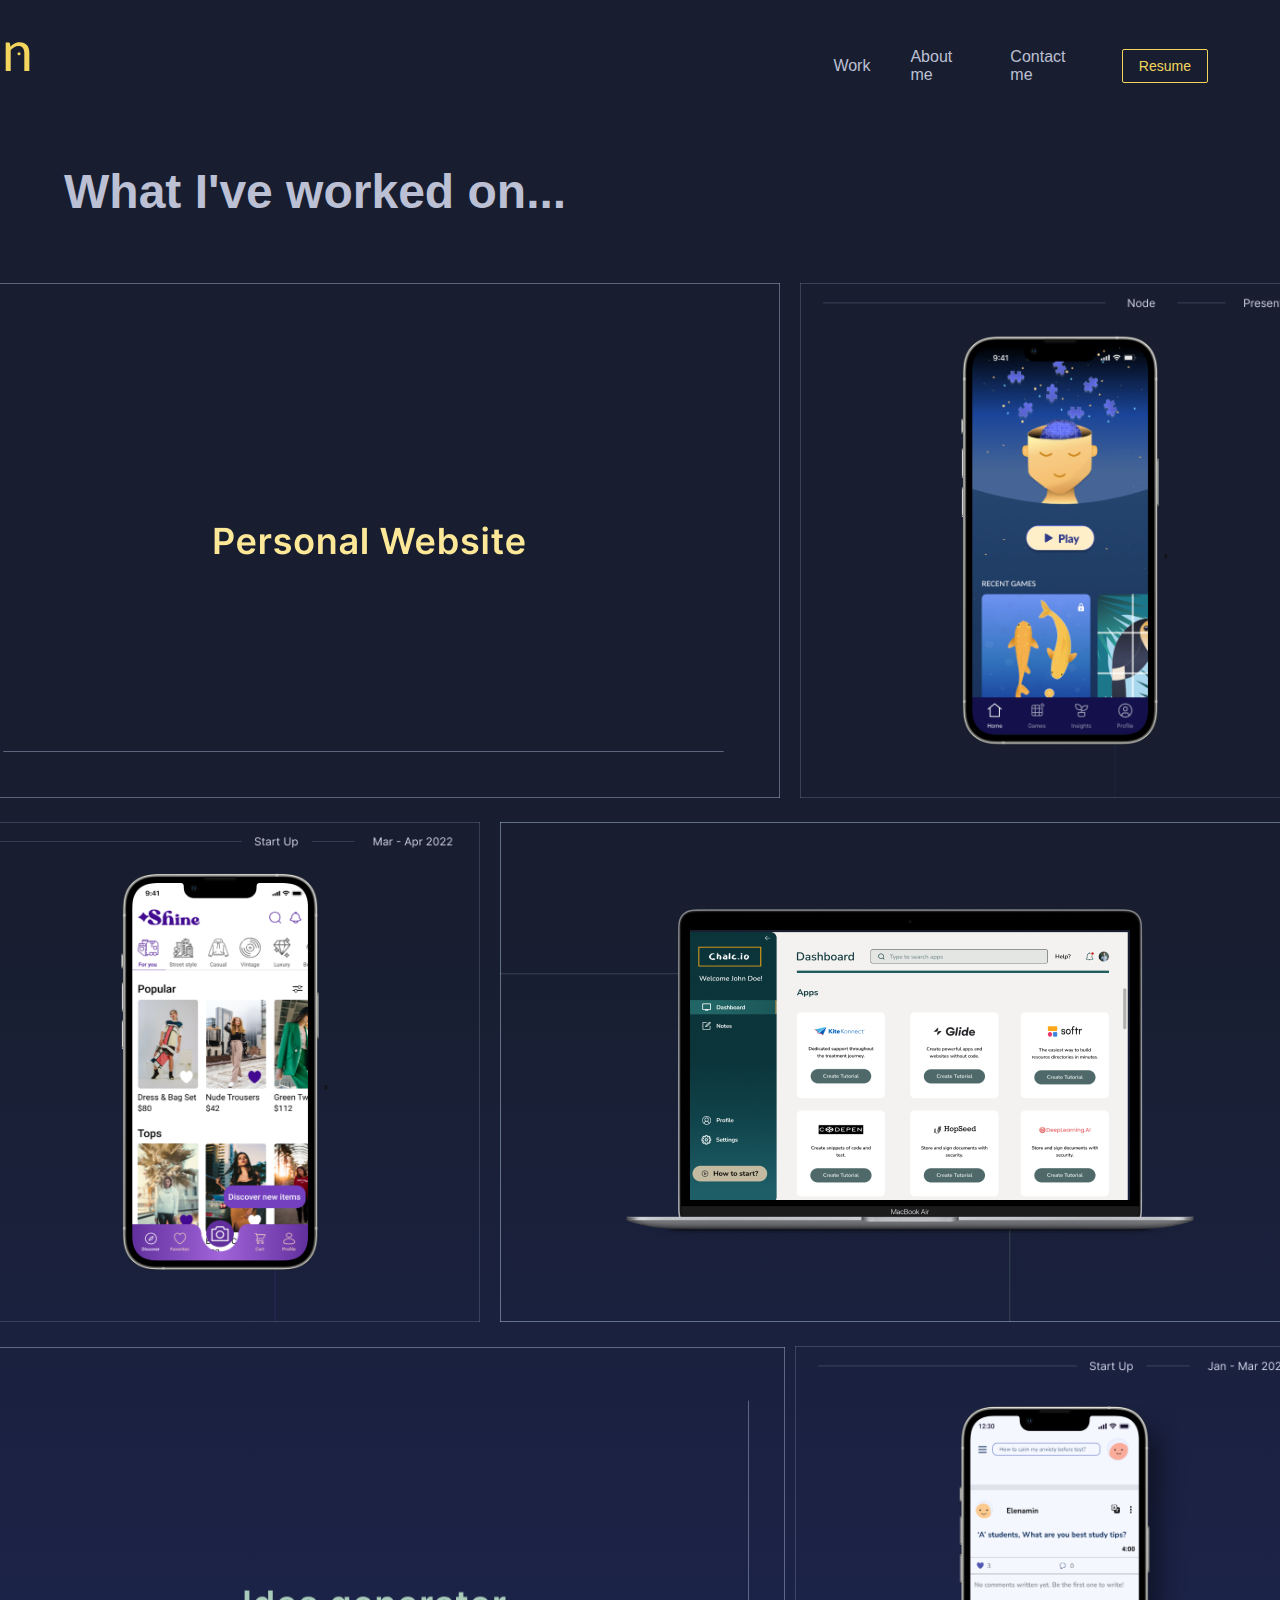
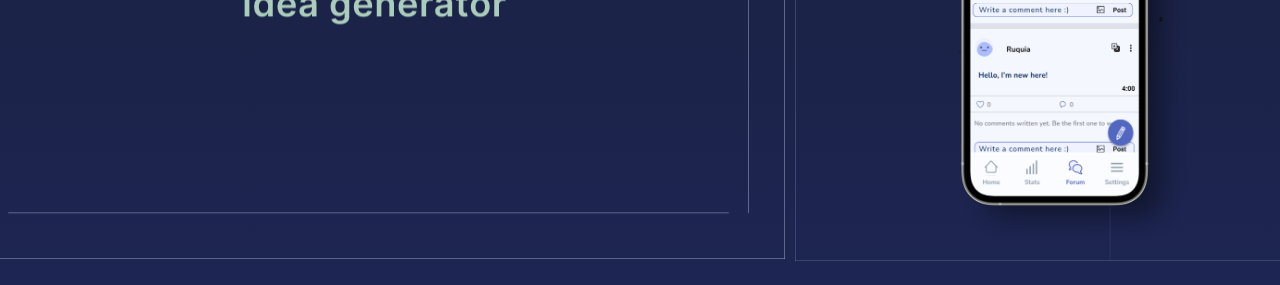
<file: work.html>
<!DOCTYPE html>

<head>
  <meta charset="utf-8">
  <meta name="viewport" content="width=divice-width, initial-scale-1.0">
  <link rel="stylesheet" href="css/styleWork.css">
  <title>Projects</title>
</head>

<body>

  <header>
    <input type="checkbox" id="nav-toggle" class="nav-toggle">
    <label for="nav-toggle" class="nav-toggle-label">
      <span></span>
    </label>

    <div class="logo">
      <a href="index.html"> <img class="mylogo" src="images/myn.svg" alt="logo"> </a>
    </div>


    <nav>
      <ul class="nav-list">
        <li class="nav-item"> <a class="set" href="#top-section">Work</a></li>
        <li class="nav-item"> <a class="set" href="#middle-section">About me</a></li>
        <li class="nav-item"> <a class="set" href="#bottom-section">Contact me</a> </li>
        <li class="nav-item"><button class="btn-primary" onclick="location.href='/resume.pdf'">Resume</button></li>
      </ul>
    </nav>
  </header>



  <h1>What I've worked on...</h1>
  <section class="container">
    <div class="first-line">
      <!--Newst project-->
      <div class="project-1">
        <img class="PW-img" src="/images/PW.png">

        <div class="middle">
          <a href="/index.html"><button class="btn-live">Live</button></a>
          <a href="https://github.com/NeryJe?tab=repositories"><button class="btn-github">github</button> </a>
        </div>


      </div>

      <!--Project I'm currently working on-->

      <div class="project-2">
        <img class="Node-img" src="/images/node.png">
        <div class="text">
          <h2 class="project-name">Node</h2>
          <p class="project-type">Coming soon..</p>
        </div>
      </div>

    </div>

    </div>



    <div class="second-container">
      <div class="project-3">
        <a href="/Shine.html"><img class="Shine-img" src="/images/shine11.png"></a>
        <div class="text-2">
          <h2 class="project-name">Shine</h2>
          <p>UX/UI Design</p>
        </div>
      </div>


      <div class="project-4">
        <a href="/chalc.html"><img class="Chalc-img" src="/images/chalcio.png"></a>
        <div class="text-3">
          <h2 class="project-name">Chalc io</h2>
          <p>Lead UI/UX Designer </p>
        </div>
      </div>

    </div>



    <div class="third-container">
      <div class="project-5">
        <img class="idea-img" src="/images/idea.png">
        <div class="text-4">
          <h2>Coming soon..</h2>
        </div>
      </div>
      <div class="project-6">
        <a href="/ifocus.html"><img class="ifocus-img" src="/images/ifocus6.png"></a>
        <div class="text-5">
          <h2 class="project-name">iFocus</h2>
          <p>UX/UI Design</p>

        </div>


      </div>

    </div>

  </section>




</body>

</html>
</file>
<file: css/chalc.css>
body {
    margin: 0;
    padding: 0;
    overflow-x: hidden;
    background-color: #dbeae9;
    color: #183a38;
    font-family: "Lato", "Open Sans", "Roboto", sans-serif;
}

.mylogo {
    margin: 20px 60px;
    width: 40px;
    height: 40px;
}
.mylogo:hover {
    cursor: pointer;
}
.boxshadow {
    display: flex;
    position: absolute;
    top: 0;
    width: 100%;
    height: 20px;
    background-color: #093939;
    opacity: 0.1;
    box-shadow: inset 5px 120px 5px 5px rgba(0, 0, 0, 0.1);
    filter: blur(5px);
}
.nav-item {
    background-color: #245352;
}

/*Introduction section*/

.capsule1 {
    padding: 40px;
    background-color: #245352;
    display: flex;
    justify-content: center;
    justify-items: center;
    gap: 100px;
}
.intro {
    margin: 20px;
    display: flex;
    flex-direction: column;
    justify-content: center;
    justify-items: center;
    color: #ddedec;
}
h1 {
    font-family: Times, "Times New Roman", serif;
    padding-top: 0;
    margin-top: 0;
    margin-bottom: 0;
    padding-bottom: 0;
    font-size: 102px;
}
.description1 {
    padding-top: 0;
    margin-top: 0;
    font-size: 32px;
}
.presentation {
    width: 650px;
    height: 420px;
}
.subintro {
    line-height: 0;
    font-size: 72px;
}

.capsule2 {
    margin: 10% 10% 0;
    display: flex;
    flex-direction: row;
    justify-content: center;
    gap: 65px;
}
.textarea {
    font-size: 18px;
    width: 600px;
}

.capsule3 {
    margin: 10% 0;
    display: flex;
    flex-direction: row;
    justify-content: center;
    align-content: center;
    gap: 40px;
}
.textarea2 {
    margin: 5% 0;
    font-size: 18px;
    line-height: 24px;
    width: 350px;
    height: 300px;
}

/*------------Slide image-------------------*/

.capsule4 {
    margin: 10% 0;
    background-color: #bedcda;
    width: 100%;
    height: 80%;
}
.container {
    background-color: #245352;
    overflow: hidden;
    margin: auto;
    width: 80%;
    display: flex;
    justify-content: center;
}
.slider {
    background-color: blue;
    width: 100%;
    height: 20%;
    display: flex;
    animation: slide 16s infinite;
}
img {
    width: 100%;
    height: 20%;
}

@keyframes slide {
    0% {
        transform: translateX(0);
    }
    10% {
        transform: translateX(0);
    }
    30% {
        transform: translateX(-100);
    }

    50% {
        transform: translateX(-100%);
    }
    55% {
        tranform: translateX(-100%);
    }
    75% {
        transform: translateX(-200%);
    }

    80% {
        transform: translateX(-200%);
    }

    100% {
        transform: translateX(-300%);
    }
}

/*---------------------------------------------*/

/*Phases*/

.phase1,
.phase2,
.phase3,
.phase4,
.phase5 {
    font-size: 72px;
    margin: 20% 0 0 0;
    text-align: center;
}
/*---------------------------------------------*/

.capsule5 {
    display: flex;
    align-content: center;
    justify-content: center;
    align-items: center;
    margin: 10%;
}
.img-2 {
    width: 400px;
    height: 400px;
    display: flex;
    padding: 0;
    margin: 0;
    border: 0.5px solid #39706e;
    background-color: #feeb19;
}
h3 {
    font-size: 32px;
}
.textarea3 {
    margin: 0 10%;
    font-size: 21px;
    color: #25504e;
}

.capsule6 {
    display: flex;
    flex-direction: row-reverse;
    justify-content: center;
    align-items: center;
    margin: 10%;
}
.textarea4 {
    padding: 0 80px;
    font-size: 21px;
    color: #25504e;
}
.moodboard {
    width: 100%;
    border: 0.5px solid #39706e;
}

.capsule7 {
    margin: 0% 2%;
    display: flex;
    flex-direction: column;
    align-content: center;
    align-items: center;
}
.textarea5 {
    display: flex;
    flex-direction: column;
    justify-content: center;
    align-items: center;
    padding: 5% 25%;
    font-size: 21px;
    color: #25504e;
}
.img-3 {
    margin: 0;
    display: flex;
    flex-direction: row;
    justify-content: center;
    align-items: center;
    gap: 10px;
    margin: 80px;
    width: 250px;
}
.styleguide-Chalc {
    display: flex;
    justify-content: center;
    align-items: center;
    align-content: center;
}
.styleguide-Chalc:hover {
    transform: scale(1.9);
    z-index: 2;
    cursor: pointer;
}

.capsule8 {
    margin: 10%;
    display: flex;
    flex-direction: row;
}
.textarea6 {
    margin: 0%;
    padding: 0 5%;
    font-size: 19px;
    color: #25504e;
    display: flex;
    flex-direction: column;
    justify-content: center;
}
.builder1 {
    display: flex;
    justify-content: center;
    width: 540px;
    height: 360px;
}

.capsule9 {
    display: flex;
    flex-direction: row-reverse;
    justify-content: center;
    margin: 10%;
}
.textarea7 {
    padding: 0% 5%;
    display: flex;
    font-size: 19px;
    color: #25504e;
    flex-direction: column;
    justify-content: center;
}
.builder2 {
    width: 640px;
    height: 350px;
}

.capsule10 {
    margin: 10%;
    display: flex;
    color: #bedcda;
}
.builder3 {
    width: 500px;
    padding: 5%;
}
.textarea8 {
    padding: 5%;
    font-size: 19px;
    color: #25504e;
    display: flex;
    flex-direction: column;
    justify-content: center;
}

.capsule11 {
    margin: 10%;
    display: flex;
    flex-direction: row-reverse;
}
.textarea9 {
    padding: 0 6%;
    display: flex;
    flex-direction: column;
    justify-content: center;
    color: #25504e;
    font-size: 19px;
}
.builder4 {
    width: 500px;
}

.capsule12 {
    margin: 10%;
    display: flex;
    justify-content: center;
}
.textarea10 {
    font-size: 19px;
    display: flex;
    flex-direction: column;
    justify-content: center;
    padding: 0 5%;
}
.library1 {
    width: 640px;
}

.capsule13 {
    margin: 10%;
    display: flex;
    flex-direction: row-reverse;
}
.textarea11 {
    font-size: 19px;
    display: flex;
    flex-direction: column;
    justify-content: center;
    padding: 0 5%;
}
.builder5 {
    width: 500px;
}

.capsule14 {
    margin: 10%;
    display: flex;
    flex-direction: row;
    align-content: center;
    align-items: center;
}
.textarea12 {
    font-size: 19px;
    display: flex;
    flex-direction: column;
    justify-content: center;
    padding: 0 5%;
}
.builder6 {
    width: 500px;
}

.capsule15 {
    text-align: left;
    font-size: 19px;
    margin: 10%;
}
.textarea13 {
    font-size: 19px;
    display: flex;
    flex-direction: column;
    text-align: center;
    margin-bottom: 20px;
}
.finalui {
    width: 100%;
    height: 90%;
}
.finalui:hover {
    transform: scale(1.2);
    z-index: 2;
    cursor: pointer;
}

.capsule16 {
    display: flex;
    flex-direction: column;
    justify-content: center;
    justify-items: center;
    margin: 10%;
    text-align: left;
    font-size: 19px;
}
.textarea14 {
    font-size: 19px;
}
.subcontainer {
    display: flex;
    flex-direction: column;
    justify-content: center;
    justify-items: center;
    margin: 5% 0;
}
.handoff1 {
    display: flex;
    justify-content: center;
}
.handoff2 {
    display: flex;
    justify-content: center;
}
.dev-img {
    width: 280px;
    height: 220px;
}
.dev-img:hover {
    transform: scale(1.8);
    z-index: 2;
    cursor: pointer;
}

.capsule17 {
    margin: 10%;
}
.textarea15 {
    margin: 0 10%;
}
.proto {
    display: flex;
    justify-content: center;
    margin: 5% 0;
}

.capsule18 {
    margin: 10%;
}
.note {
    font-size: 19px;
    padding: 5%;
}

.end-section {
    display: flex;
    justify-content: center;
    justify-items: center;
    padding: 20px;
    margin: 5% 20%;
    gap: 60px;
}
.more {
    font-family: Helvetica;
    text-align: center;
}
.more-projects {
    display: flex;
    align-content: center;
    width: 40%;
    height: 80px;
    background-color: #f1fffe;
}
.ifocus {
    width: 140px;
    height: 80px;
}
.project1 {
    margin-left: 50px;
    display: flex;
    align-items: center;
    text-align: center;
    color: #2b5ad2;
}

.shine-container {
    display: flex;
    flex-direction: row;
    background-color: #f1fffe;
    width: 40%;
    height: 80px;
}
.shine {
    width: 140px;
    height: 80px;
}
.project2 {
    margin-left: 50px;
    display: flex;
    align-content: center;
    align-items: center;
    text-align: center;
    font-size: 24px;
    color: #6f5a9c;
}
</file>
<file: css/styleWork.css>
html,
body {
    margin: 0;
    overflow-x: hidden;
}

body {
    background: linear-gradient(
        180deg,
        #181e30 50%,
        #1d2552 100%,
        #1d2553 100%
    );
    margin: 0%;
    font-family: Arial, Helvetica, sans-serif;
    color: #bcc0d4;
}

/*-------nav bar responsive invisible for now*/

.color {
    margin: 0;
    padding-top: 5%;
    background-color: #1d2552;
    border-radius: 0 0 10% 10%;
}
.nav-toggle-label {
    display: none;
}
.nav-toggle {
    display: none;
}
.nav {
    color: #776833;
    align-items: center;
}
.nav-list {
    list-style: none;
    display: flex;
    justify-content: flex-end;
    align-items: center;
    margin-top: 2rem;
    margin-right: 1rem;
}
.nav-item {
    margin-right: 2.5rem;
}
.set {
    color: #bcc0d4;
}
.set:hover {
    color: #d3c488;
}

/* First button*/

.btn-primary {
    background-color: transparent;
    padding: 0.5rem 1rem 0.5rem;
    font-size: 14px;
    color: #f3d55d;
    border-color: #f3d55d;
    border: 0.5px solid;
    border-radius: 2px;
    cursor: pointer;
    box-shadow: inset 0 0 0 0 #f3d55d;
    transition: ease-out 0.2s;
    outline: none;
}
.btn-primary:hover {
    box-shadow: inset 8em 0 0 0 #f3d55d;
    color: #00071b;
}
.rms {
    color: #f3d55d;
}

.btn-primary {
    border: 1px solid #f3d55d;
    border-radius: 2px;
}

.btn-primary:hover {
    color: #181e30;
    background: #f3d55d;
}

.mylogo {
    width: 35px;
    height: 35px;
}

.mylogo:hover {
    opacity: 0.1;
}

h1 {
    margin: 5%;
    font-size: 48px;
}

/*Social links section*/

a {
    color: rgb(255, 255, 255);
    text-decoration: none;
    font-size: 16px;
}
.mylogo {
    width: 35px;
    height: 35px;
    align-items: center;
}
.logo {
    margin-right: 60%;
}
.mylogo:hover {
    opacity: 0.1;
}
header {
    display: flex;
    justify-content: flex-end;
    align-items: center;
    margin-top: 1rem;
    margin-right: 1rem;
}

.socials {
    display: flex;
    flex-direction: column;
}

li {
    list-style: none;
}
.codepen {
    width: 25px;
    height: 25px;
    position: fixed;
    bottom: 5%;
    left: 2%;
}

.codepen svg:hover :focus {
    fill: rgb(255, 255, 255);
}

.in {
    width: 30px;
    height: 30px;
    position: fixed;
    bottom: 10%;
    left: 2%;
}

path:hover {
    fill: rgb(255, 255, 255);
}

.github {
    position: fixed;
    bottom: 15%;
    left: 2%;
}
.icon3 {
    position: fixed;
    bottom: 5%;
    left: 97%;
}
.PW-img {
    width: 820px;
    height: 515px;
    margin-right: 10px;
    transition: 0.5 ease;
    backface-visibility: hidden;
}

.ifocus-img {
    width: 520px;
}

.Node-img {
    width: 520px;
    margin-left: 10px;
}
.second-container {
    display: flex;
    flex-direction: row;
    justify-content: space-between;
    justify-content: center;
    justify-items: center;
    align-items: center;
    margin-bottom: 20px;
}
.first-line {
    display: flex;
    flex-direction: row;
    justify-content: space-between;
    justify-content: center;
    justify-items: center;
    align-items: center;
    margin-bottom: 20px;
}
.Shine-img {
    width: 520px;
    height: 500px;
    margin-right: 10px;
}
.Chalc-img {
    width: 820px;
    height: 500px;
    margin-left: 10px;
}
.idea-img {
    width: 820px;
    height: 512px;
    margin-right: 10px;
}

.third-container {
    display: flex;
    flex-direction: row;
    justify-content: space-between;
    justify-content: center;
    justify-items: center;
    align-items: center;
    margin-bottom: 20px;
}

/*Personal Website */
.middle {
    transition: 0.5 ease;
    opacity: 0;
    position: absolute;
    top: 80%;
    left: 28.2rem;
    transform: translate(-50%, -50%);
    -ms-transform: translate(-50%, -50%);
    text-align: center;
}
.btn-live {
    background-color: transparent;
    border: 0.5px solid #f3d55d;
    border-radius: 4rem;
    color: #f3d55d;
    font-size: 24px;
    padding: 12px 32px;
    margin-right: 5px;
}
.btn-github {
    background-color: transparent;
    border: 0.5px solid #f3d55d;
    border-radius: 4rem;
    color: #f3d55d;
    font-size: 24px;
    padding: 12px 32px;
    margin-right: 5px;
}
.btn-github:hover,
.btn-live:hover {
    color: #181e30;
    background-color: #f3d55d;
    border: 0;
    cursor: pointer;
}
.project-1:hover .PW-img {
    opacity: 0.3;
    background: #262647;
}
.project-1:hover .middle {
    opacity: 1;
}
/*Node Project*/
.project-2:hover .Node-img {
    opacity: 0.1;
    background-color: #2da4ff;
    cursor: pointer;
}
.project-2:hover .text {
    opacity: 1;
}
.text {
    transition: 0.5 ease;
    opacity: 0;
    position: absolute;
    top: 35rem;
    left: 71.5rem;
    transform: translate(-50%, -50%);
    -ms-transform: translate(-50%, -50%);
    text-align: center;
    font-family: Arial, Helvetica, sans-serif;
    line-height: 4px;
}
.project-type {
    color: #badaf2;
}
/*Shine Project*/
.project-3:hover .Shine-img {
    opacity: 0.1;
    background-color: #b158ff;
    cursor: pointer;
}
.project-3:hover .text-2 {
    opacity: 1;
}
.text-2 {
    transition: 0.5 ease;
    opacity: 0;
    position: absolute;
    top: 68rem;
    left: 18.8rem;
    transform: translate(-50%, -50%);
    -ms-transform: translate(-50%, -50%);
    text-align: center;
    line-height: 4px;
}

/*Chalc Project*/
.project-4:hover .Chalc-img {
    opacity: 0.1;
    background: #1b886f;
    cursor: pointer;
}
.project-4:hover .text-3 {
    opacity: 1;
}
.text-3 {
    transition: 0.5 ease;
    opacity: 0;
    position: absolute;
    top: 68rem;
    left: 62rem;
    transform: translate(-50%, -50%);
    -ms-transform: translate(-50%, -50%);
    text-align: center;
    line-height: 4px;
}

.project-name {
    font-size: 3.5em;
}

.project-5:hover .idea-img {
    opacity: 0.1;
    background: #56af7f;
    cursor: pointer;
}
.project-5:hover .text-4 {
    opacity: 1;
}

.text-4 {
    font-size: 1.2em;
    transition: 0.5 ease;
    opacity: 0;
    position: absolute;
    top: 105rem;
    left: 28rem;
    transform: translate(-50%, -50%);
    -ms-transform: translate(-50%, -50%);
    text-align: center;
    line-height: 4px;
}

.project-6:hover .ifocus-img {
    opacity: 0.1;
    background: #2da4ff;
    cursor: pointer;
}
.project-6:hover .text-5 {
    opacity: 1;
}
.text-5 {
    transition: 0.5 ease;
    opacity: 0;
    position: absolute;
    top: 99rem;
    left: 67.6rem;
    transform: translate(-20%, -20%);
    -ms-transform: translate(-20%, -20%);
    text-align: center;
    line-height: 2px;
}
</file>
